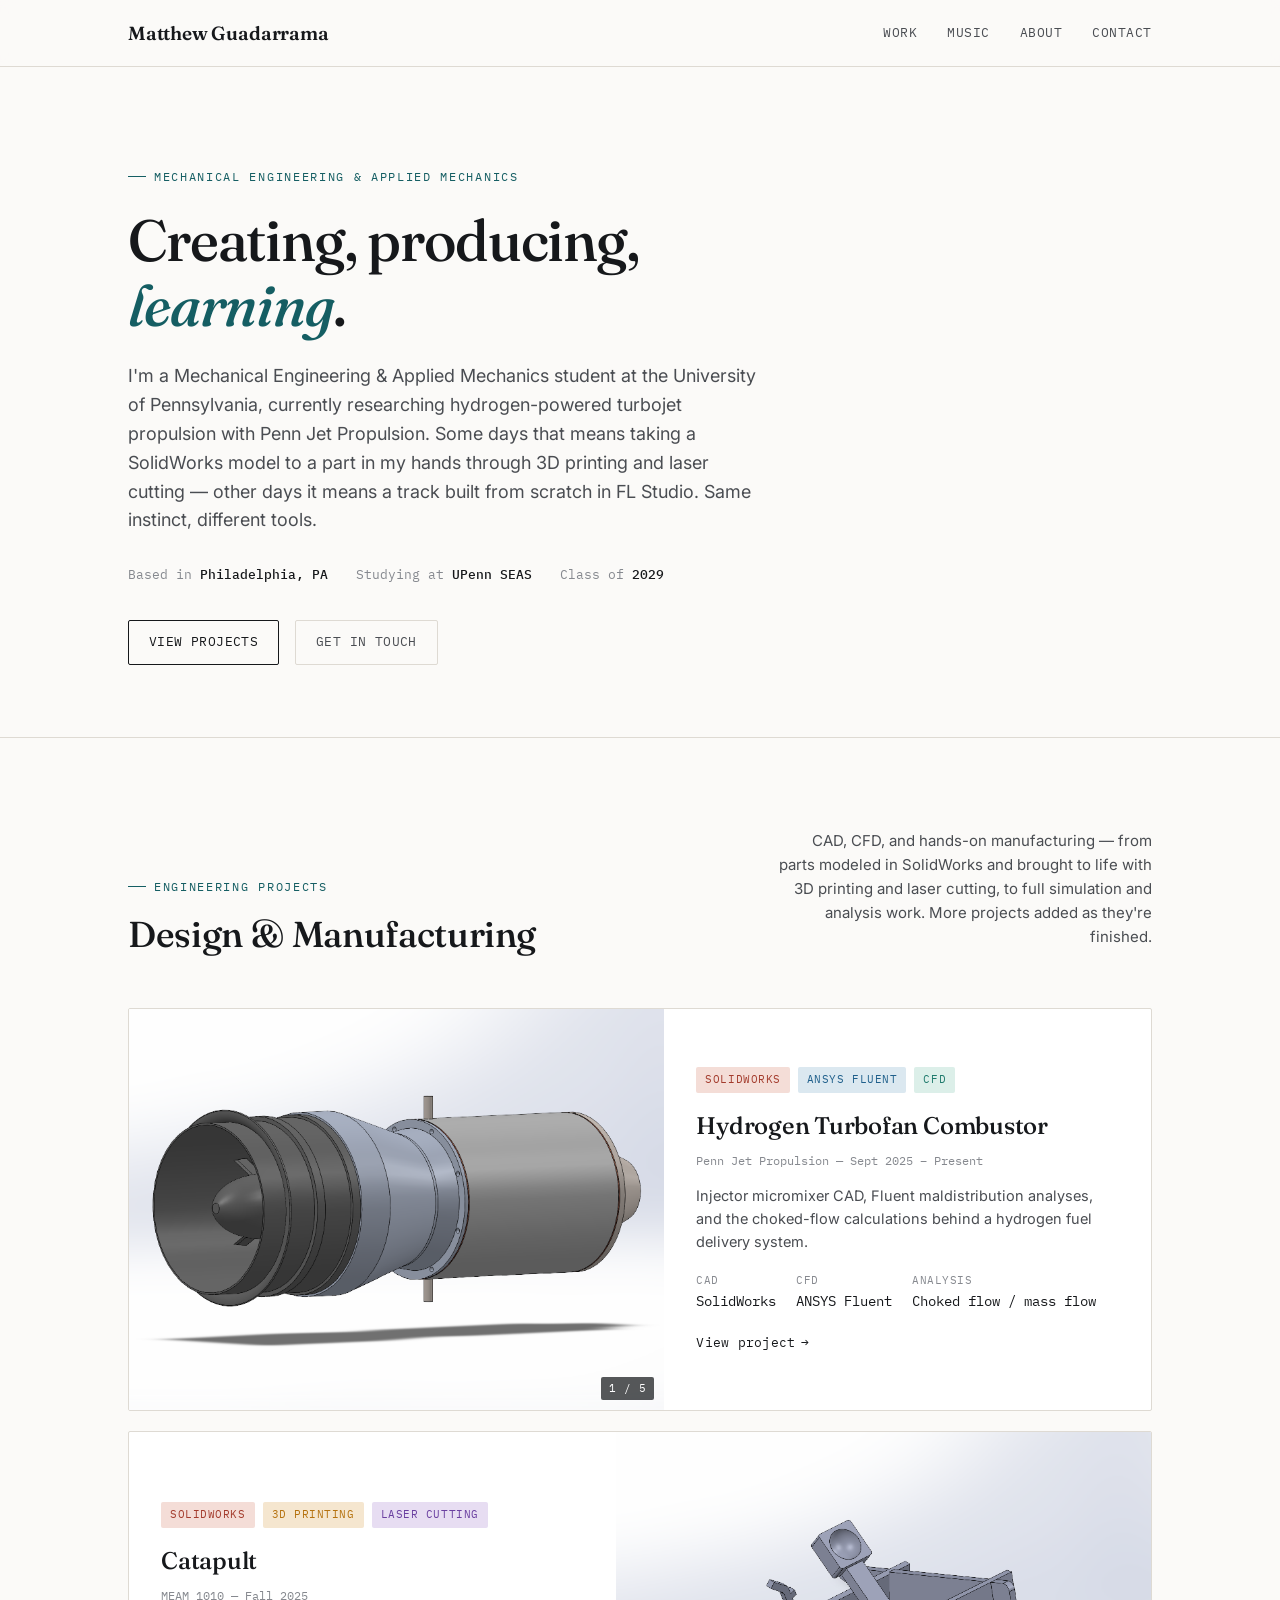
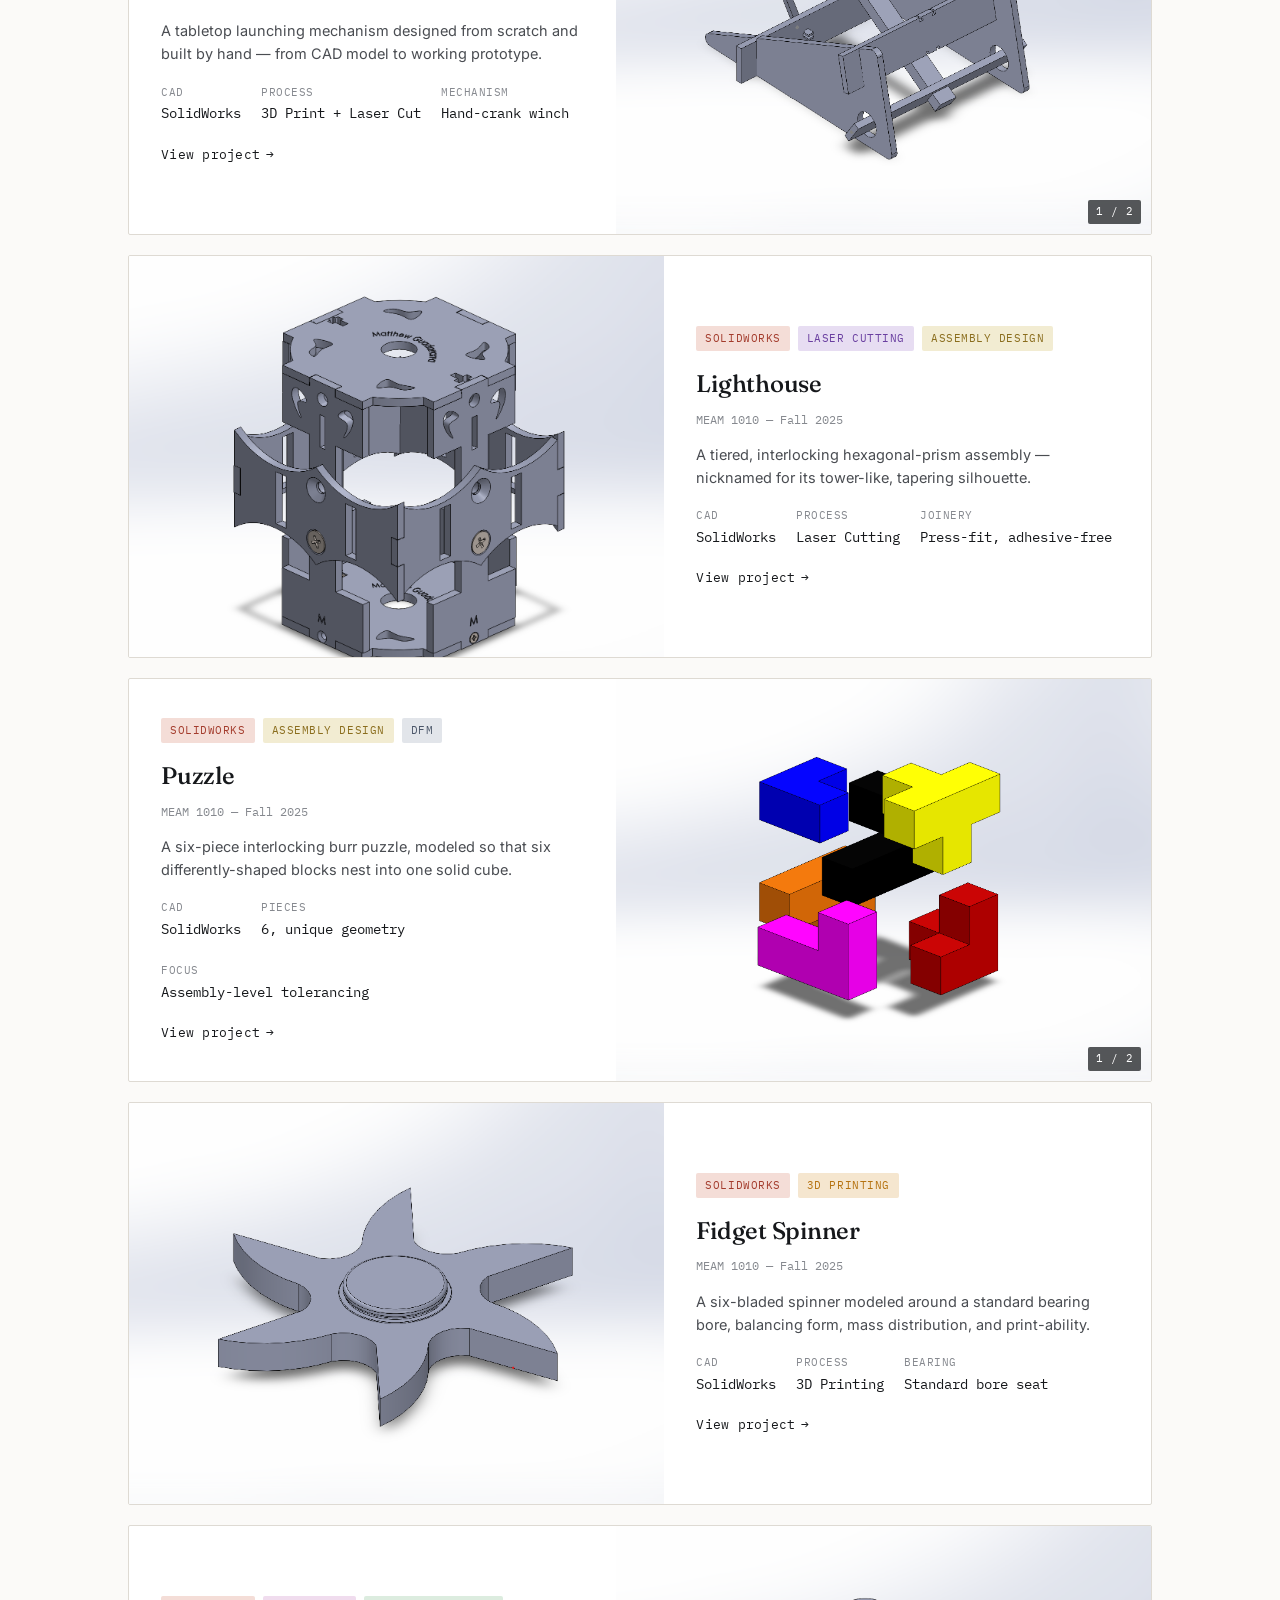
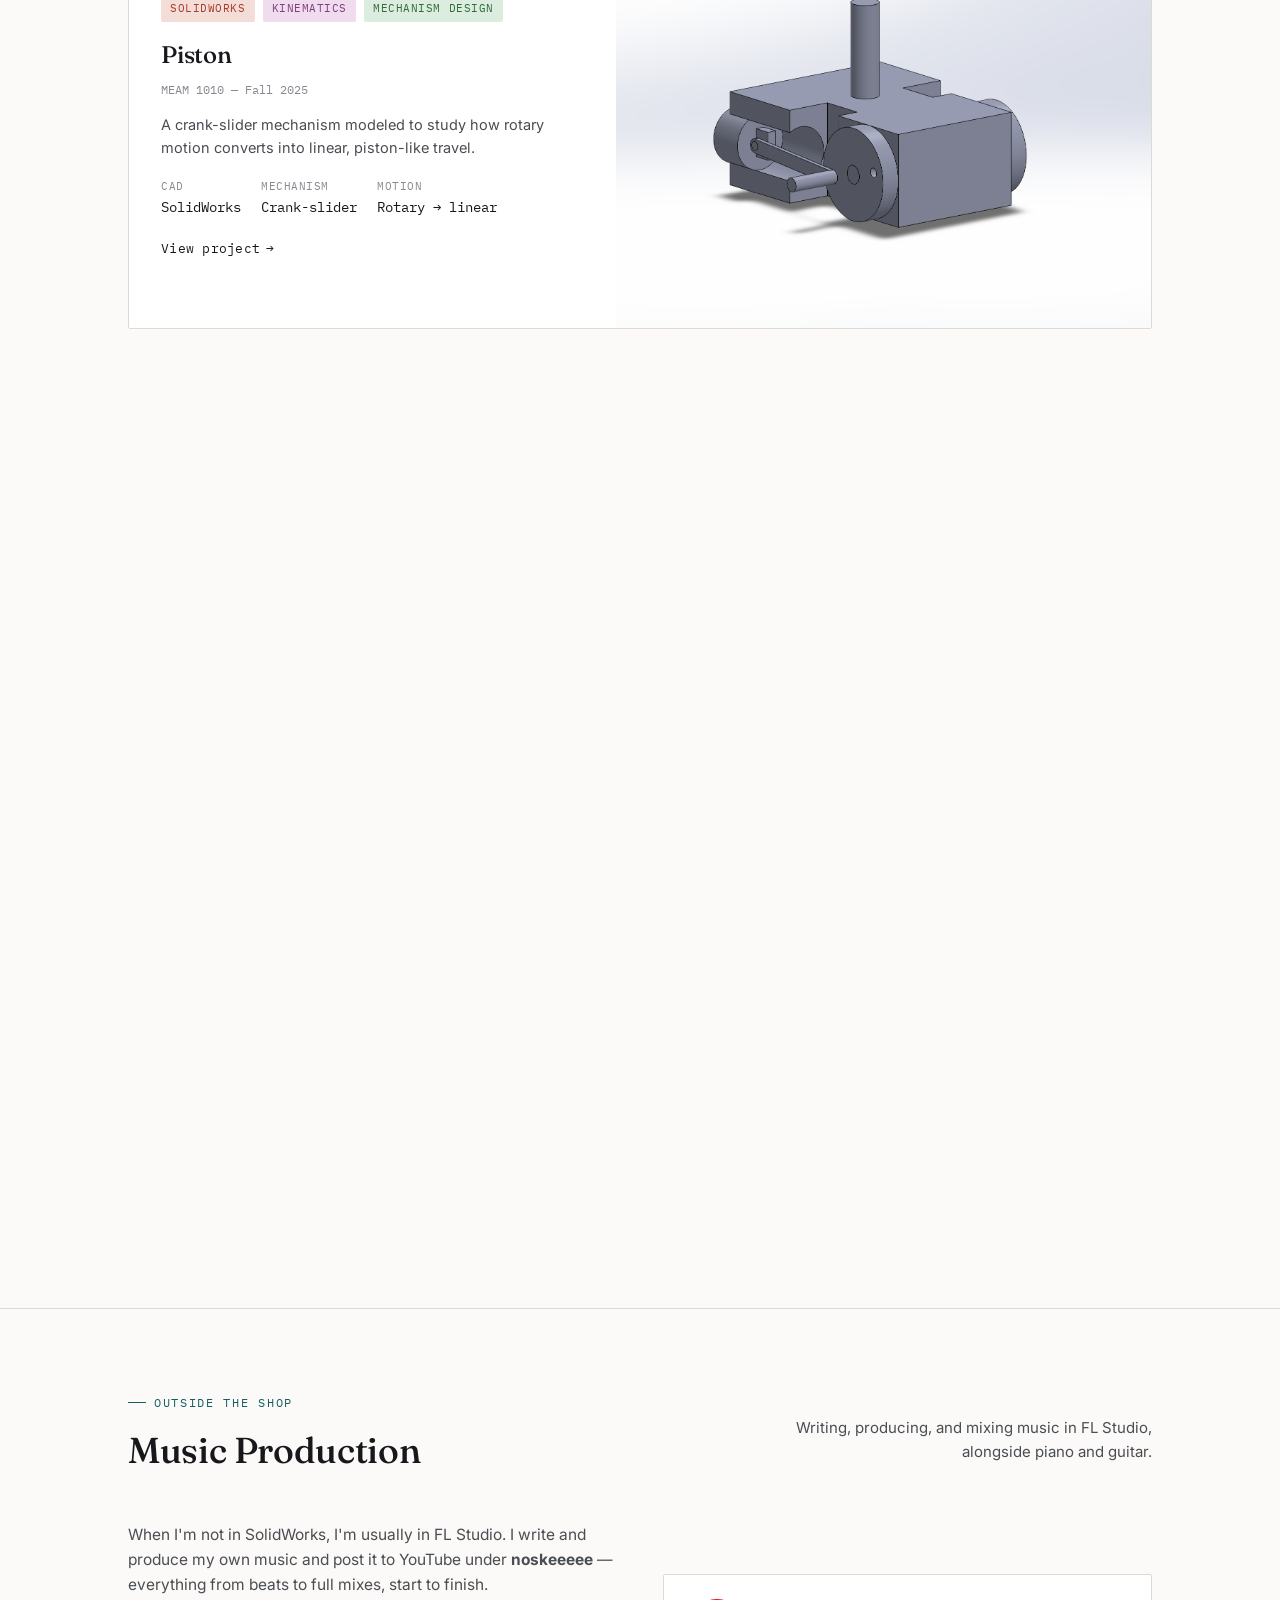
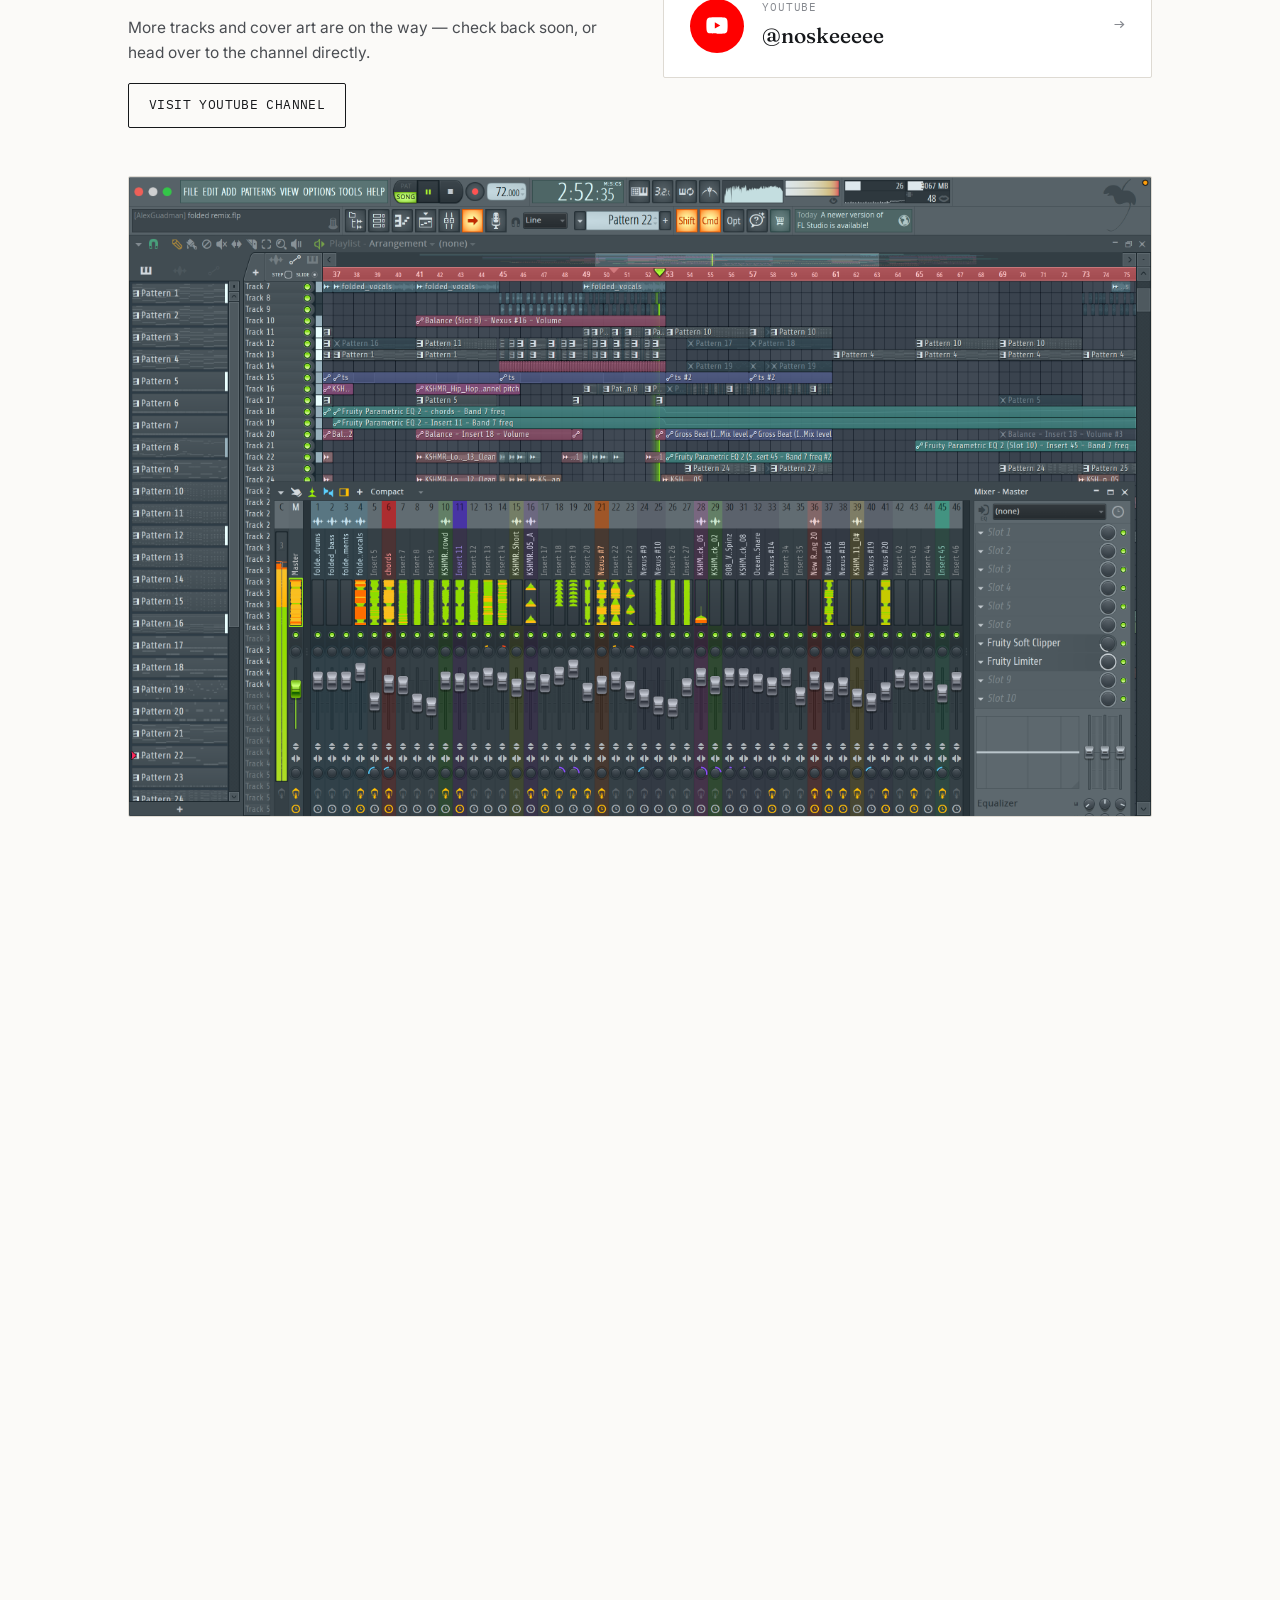
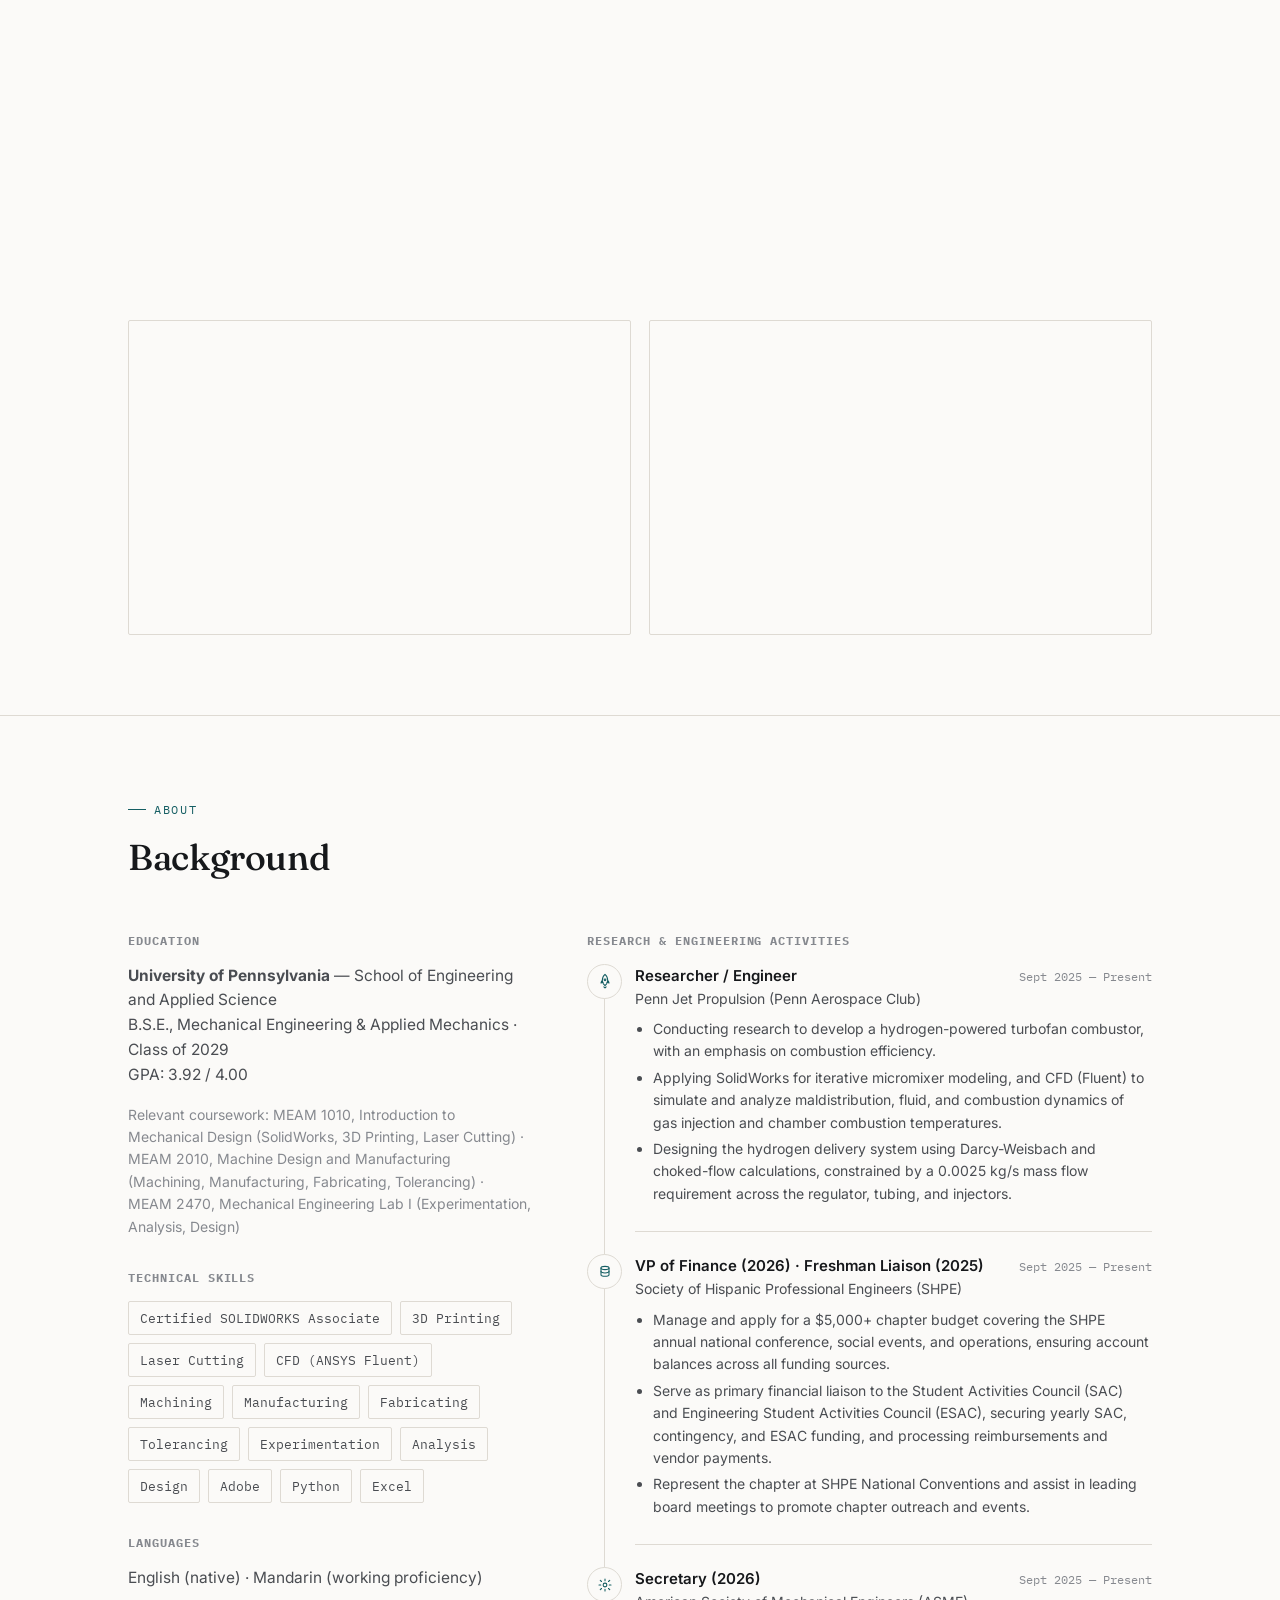
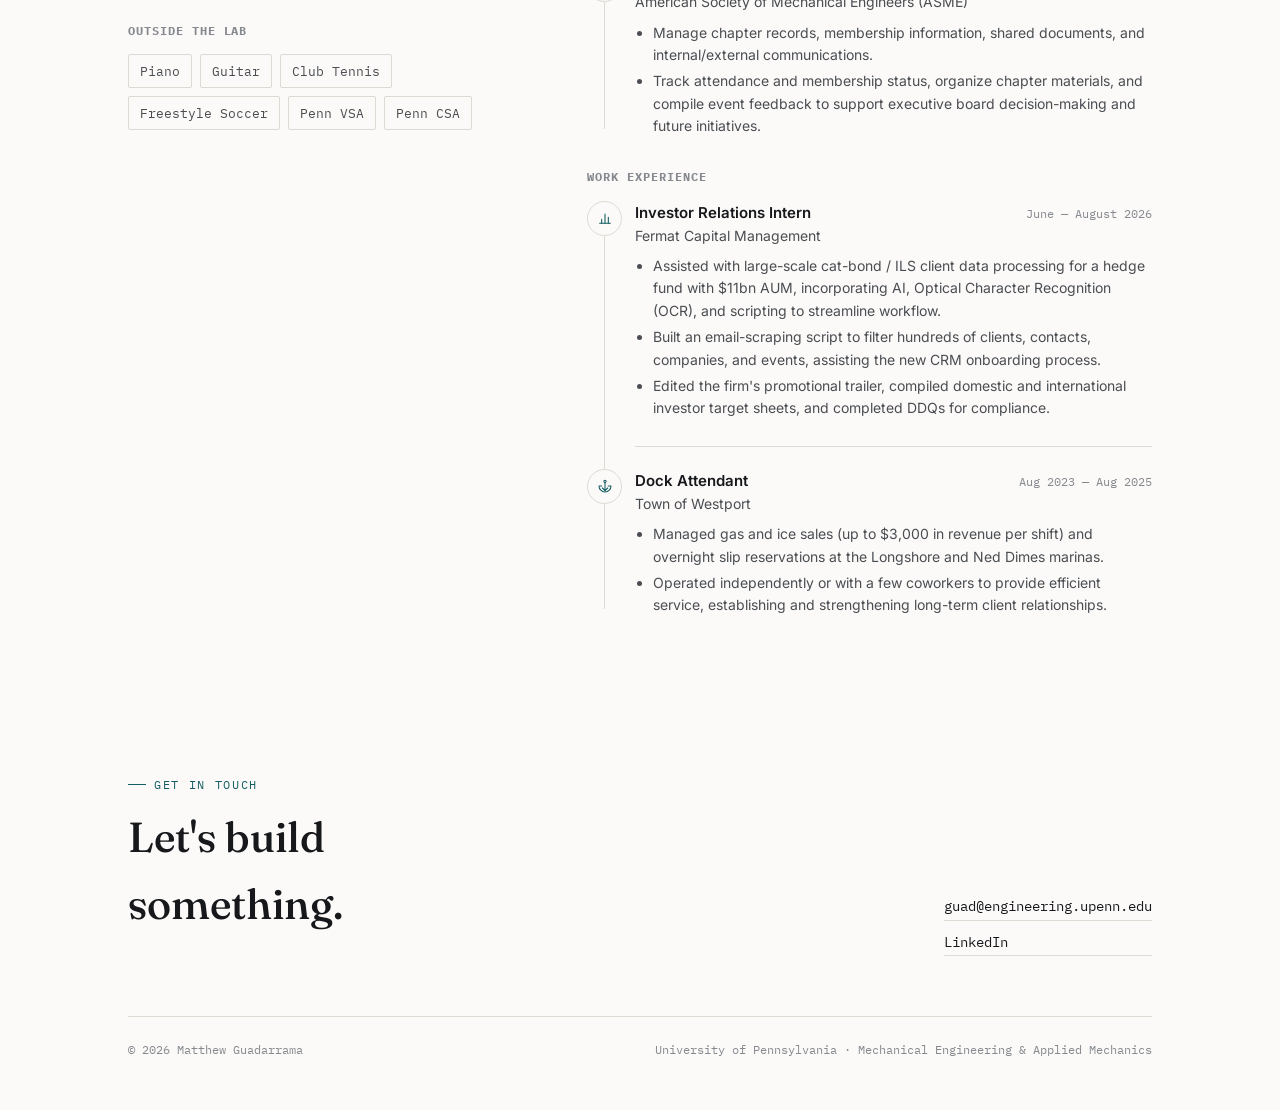
<file: index.html>
<!DOCTYPE html>
<html lang="en">
<head>
<meta charset="UTF-8">
<meta name="viewport" content="width=device-width, initial-scale=1.0">
<title>Matthew Guadarrama — Things I've Made</title>
<meta name="description" content="Portfolio of Matthew Guadarrama — mechanical engineering projects and music production. Mechanical Engineering &amp; Applied Mechanics student at the University of Pennsylvania.">
<link rel="icon" href="data:image/svg+xml,%3Csvg xmlns='http://www.w3.org/2000/svg' viewBox='0 0 100 100'%3E%3Crect width='100' height='100' fill='%2316181b'/%3E%3Ctext x='50' y='68' font-family='Georgia,serif' font-size='58' fill='%23fbfaf8' text-anchor='middle'%3EM%3C/text%3E%3C/svg%3E">

<link rel="preconnect" href="https://fonts.googleapis.com">
<link rel="preconnect" href="https://fonts.gstatic.com" crossorigin>
<link href="https://fonts.googleapis.com/css2?family=Fraunces:ital,opsz,wght@0,9..144,400;0,9..144,500;0,9..144,600;1,9..144,500&family=Inter:wght@400;500;600;700&family=IBM+Plex+Mono:wght@400;500&display=swap" rel="stylesheet">

<link rel="stylesheet" href="css/style.css">
</head>
<body class="intro-active">

<div id="intro-screen" aria-hidden="true">
  <div class="intro-frame">
    <span class="intro-name">Matthew Guadarrama</span>
    <div class="intro-gears">
      <svg class="gear gear-a" viewBox="0 0 100 100">
        <circle class="gear-rim" cx="50" cy="50" r="30"/>
        <rect class="gear-tooth" x="44" y="2" width="12" height="18" rx="2"/>
        <rect class="gear-tooth" x="44" y="2" width="12" height="18" rx="2" transform="rotate(45 50 50)"/>
        <rect class="gear-tooth" x="44" y="2" width="12" height="18" rx="2" transform="rotate(90 50 50)"/>
        <rect class="gear-tooth" x="44" y="2" width="12" height="18" rx="2" transform="rotate(135 50 50)"/>
        <rect class="gear-tooth" x="44" y="2" width="12" height="18" rx="2" transform="rotate(180 50 50)"/>
        <rect class="gear-tooth" x="44" y="2" width="12" height="18" rx="2" transform="rotate(225 50 50)"/>
        <rect class="gear-tooth" x="44" y="2" width="12" height="18" rx="2" transform="rotate(270 50 50)"/>
        <rect class="gear-tooth" x="44" y="2" width="12" height="18" rx="2" transform="rotate(315 50 50)"/>
        <circle class="gear-hole" cx="50" cy="50" r="12"/>
      </svg>
      <svg class="gear gear-b" viewBox="0 0 100 100">
        <circle class="gear-rim" cx="50" cy="50" r="30"/>
        <rect class="gear-tooth" x="44" y="2" width="12" height="18" rx="2"/>
        <rect class="gear-tooth" x="44" y="2" width="12" height="18" rx="2" transform="rotate(45 50 50)"/>
        <rect class="gear-tooth" x="44" y="2" width="12" height="18" rx="2" transform="rotate(90 50 50)"/>
        <rect class="gear-tooth" x="44" y="2" width="12" height="18" rx="2" transform="rotate(135 50 50)"/>
        <rect class="gear-tooth" x="44" y="2" width="12" height="18" rx="2" transform="rotate(180 50 50)"/>
        <rect class="gear-tooth" x="44" y="2" width="12" height="18" rx="2" transform="rotate(225 50 50)"/>
        <rect class="gear-tooth" x="44" y="2" width="12" height="18" rx="2" transform="rotate(270 50 50)"/>
        <rect class="gear-tooth" x="44" y="2" width="12" height="18" rx="2" transform="rotate(315 50 50)"/>
        <circle class="gear-hole" cx="50" cy="50" r="12"/>
      </svg>
    </div>
  </div>
</div>
<noscript><style>
  #intro-screen{display:none!important;}
  body.intro-active{overflow:auto!important;}
  .reveal{opacity:1!important;transform:none!important;}
  .reveal-wipe{clip-path:none!important;}
</style></noscript>

<header>
  <div id="scroll-progress"></div>
  <nav class="nav" id="main-nav">
    <a href="#top" class="nav-name">Matthew Guadarrama</a>
    <ul class="nav-links">
      <li><a href="#work">Work</a></li>
      <li><a href="#music">Music</a></li>
      <li><a href="#about">About</a></li>
      <li><a href="#contact">Contact</a></li>
    </ul>
    <button class="nav-toggle" id="nav-toggle">Menu</button>
  </nav>
</header>

<main id="top">

  <!-- ================= HERO ================= -->
  <section class="hero">
    <div class="wrap reveal">
      <span class="eyebrow">Mechanical Engineering &amp; Applied Mechanics</span>
      <h1>Creating, producing, <em>learning</em>.</h1>
      <p class="lede">
        I'm a Mechanical Engineering &amp; Applied Mechanics student at the University of Pennsylvania, currently
        researching hydrogen-powered turbojet propulsion with Penn Jet Propulsion. Some days that means taking a
        SolidWorks model to a part in my hands through 3D printing and laser cutting — other days it means a
        track built from scratch in FL Studio. Same instinct, different tools.
      </p>
      <div class="hero-meta">
        <span>Based in <strong>Philadelphia, PA</strong></span>
        <span>Studying at <strong>UPenn SEAS</strong></span>
        <span>Class of <strong>2029</strong></span>
      </div>
      <div class="hero-links">
        <a href="#work" class="btn">View Projects</a>
        <a href="mailto:guad@engineering.upenn.edu" class="btn ghost">Get in Touch</a>
      </div>
    </div>
  </section>

  <!-- ================= WORK / PROJECTS ================= -->
  <section id="work">
    <div class="wrap">
      <div class="section-head reveal">
        <div>
          <span class="eyebrow">Engineering Projects</span>
          <h2>Design &amp; Manufacturing</h2>
        </div>
        <p class="section-desc">
          CAD, CFD, and hands-on manufacturing — from parts modeled in SolidWorks and brought to life with 3D printing
          and laser cutting, to full simulation and analysis work. More projects added as they're finished.
        </p>
      </div>

      <div class="project-list" id="project-list"><!-- rendered by js/main.js from js/projects-data.js --></div>
    </div>
  </section>

  <!-- ================= MUSIC ================= -->
  <section id="music">
    <div class="wrap">
      <div class="section-head reveal">
        <div>
          <span class="eyebrow">Outside the Shop</span>
          <h2>Music Production</h2>
        </div>
        <p class="section-desc">
          Writing, producing, and mixing music in FL Studio, alongside piano and guitar.
        </p>
      </div>

      <div class="music-hero">
        <div class="reveal">
          <p>
            When I'm not in SolidWorks, I'm usually in FL Studio. I write and produce my own music and post it
            to YouTube under <strong>noskeeeee</strong> — everything from beats to full mixes, start to finish.
          </p>
          <p>
            More tracks and cover art are on the way — check back soon, or head over to the channel directly.
          </p>
          <a href="https://www.youtube.com/@noskeeeee" target="_blank" rel="noopener" class="btn">Visit YouTube Channel</a>
        </div>
        <a href="https://www.youtube.com/@noskeeeee" target="_blank" rel="noopener" class="yt-card reveal" aria-label="noskeeeee on YouTube">
          <span class="yt-card-icon" aria-hidden="true">
            <svg width="26" height="26" viewBox="0 0 24 24" xmlns="http://www.w3.org/2000/svg">
              <path d="M21.6 7.2s-.2-1.5-.85-2.1c-.8-.85-1.7-.85-2.1-.9C15.8 4 12 4 12 4h0s-3.8 0-6.65.2c-.4.05-1.3.05-2.1.9C2.6 5.7 2.4 7.2 2.4 7.2S2.2 8.95 2.2 10.7v1.6c0 1.75.2 3.5.2 3.5s.2 1.5.85 2.1c.8.85 1.85.82 2.3.9C7.15 19 12 19.05 12 19.05s3.8 0 6.65-.2c.4-.05 1.3-.05 2.1-.9.65-.6.85-2.1.85-2.1s.2-1.75.2-3.5v-1.6c0-1.75-.2-3.5-.2-3.5z" fill="#fff"/>
              <path d="M10 8.6l5 2.9-5 2.9z" fill="#FF0000"/>
            </svg>
          </span>
          <span class="yt-card-text">
            <span class="yt-card-label">YouTube</span>
            <span class="yt-card-handle">@noskeeeee</span>
          </span>
          <span class="yt-card-arrow" aria-hidden="true">→</span>
        </a>
      </div>

      <figure class="music-break">
        <img class="reveal-wipe" src="assets/images/studio/folded-mixer.png" alt="FL Studio mixer view from the Folded remix session">
      </figure>

      <div class="music-sub-head reveal">
        <span class="eyebrow">Work in Progress</span>
        <h3>Demos &amp; Unreleased Remixes</h3>
        <p>Rough mixes and works-in-progress, streamable or downloadable straight from here.</p>
      </div>
      <div class="track-list" id="track-list"><!-- rendered by js/main.js from js/music-data.js --></div>

      <div class="music-break-duo">
        <figure><img class="reveal-wipe" src="assets/images/studio/talking-body-vital.png" alt="Sound design in Vital for the Talking Body remix"></figure>
        <figure><img class="reveal-wipe" src="assets/images/studio/folded-playlist-zoom.png" alt="FL Studio playlist detail from the Folded remix session"></figure>
      </div>
    </div>
  </section>

  <!-- ================= ABOUT ================= -->
  <section id="about">
    <div class="wrap">
      <div class="section-head reveal">
        <div>
          <span class="eyebrow">About</span>
          <h2>Background</h2>
        </div>
      </div>

      <div class="about-grid">
        <div>
          <div class="about-block reveal">
            <h4>Education</h4>
            <p>
              <strong>University of Pennsylvania</strong> — School of Engineering and Applied Science<br>
              B.S.E., Mechanical Engineering &amp; Applied Mechanics · Class of 2029<br>
              GPA: 3.92 / 4.00
            </p>
            <p style="font-size:14px; color:var(--ink-faint);">
              Relevant coursework: MEAM 1010, Introduction to Mechanical Design (SolidWorks, 3D Printing, Laser Cutting) ·
              MEAM 2010, Machine Design and Manufacturing (Machining, Manufacturing, Fabricating, Tolerancing) ·
              MEAM 2470, Mechanical Engineering Lab I (Experimentation, Analysis, Design)
            </p>
          </div>

          <div class="about-block reveal">
            <h4>Technical Skills</h4>
            <div class="pill-list">
              <span class="pill">Certified SOLIDWORKS Associate</span>
              <span class="pill">3D Printing</span>
              <span class="pill">Laser Cutting</span>
              <span class="pill">CFD (ANSYS Fluent)</span>
              <span class="pill">Machining</span>
              <span class="pill">Manufacturing</span>
              <span class="pill">Fabricating</span>
              <span class="pill">Tolerancing</span>
              <span class="pill">Experimentation</span>
              <span class="pill">Analysis</span>
              <span class="pill">Design</span>
              <span class="pill">Adobe</span>
              <span class="pill">Python</span>
              <span class="pill">Excel</span>
            </div>
          </div>

          <div class="about-block reveal">
            <h4>Languages</h4>
            <p style="margin:0;">English (native) · Mandarin (working proficiency)</p>
          </div>

          <div class="about-block reveal">
            <h4>Outside the Lab</h4>
            <div class="pill-list">
              <span class="pill">Piano</span>
              <span class="pill">Guitar</span>
              <span class="pill">Club Tennis</span>
              <span class="pill">Freestyle Soccer</span>
              <span class="pill">Penn VSA</span>
              <span class="pill">Penn CSA</span>
            </div>
          </div>
        </div>

        <div>
          <div class="about-block reveal">
            <h4>Research &amp; Engineering Activities</h4>

            <div class="timeline">
              <div class="timeline-item reveal">
                <span class="icon-badge" aria-hidden="true">
                  <svg viewBox="0 0 24 24" fill="none" stroke="currentColor" stroke-width="1.6" stroke-linecap="round" stroke-linejoin="round"><path d="M12 2c2.5 2 4 5.5 4 9 0 2-.7 3.8-1.6 5.2L12 19l-2.4-2.8C8.7 14.8 8 13 8 11c0-3.5 1.5-7 4-9z"/><path d="M9 14l-3 1 1-3M15 14l3 1-1-3M10.3 20.7L12 22.5l1.7-1.8"/><circle cx="12" cy="10.2" r="1.3"/></svg>
                </span>
                <div class="row">
                  <div>
                    <div class="role">Researcher / Engineer</div>
                    <div class="org">Penn Jet Propulsion (Penn Aerospace Club)</div>
                  </div>
                  <div class="when">Sept 2025 — Present</div>
                </div>
                <ul>
                  <li>Conducting research to develop a hydrogen-powered turbofan combustor, with an emphasis on combustion efficiency.</li>
                  <li>Applying SolidWorks for iterative micromixer modeling, and CFD (Fluent) to simulate and analyze maldistribution, fluid, and combustion dynamics of gas injection and chamber combustion temperatures.</li>
                  <li>Designing the hydrogen delivery system using Darcy-Weisbach and choked-flow calculations, constrained by a 0.0025 kg/s mass flow requirement across the regulator, tubing, and injectors.</li>
                </ul>
              </div>

              <div class="timeline-item reveal">
                <span class="icon-badge" aria-hidden="true">
                  <svg viewBox="0 0 24 24" fill="none" stroke="currentColor" stroke-width="1.6" stroke-linecap="round" stroke-linejoin="round"><ellipse cx="12" cy="6" rx="6" ry="2.4"/><path d="M6 6v5c0 1.3 2.7 2.4 6 2.4s6-1.1 6-2.4V6"/><path d="M6 11v5c0 1.3 2.7 2.4 6 2.4s6-1.1 6-2.4v-5"/></svg>
                </span>
                <div class="row">
                  <div>
                    <div class="role">VP of Finance (2026) · Freshman Liaison (2025)</div>
                    <div class="org">Society of Hispanic Professional Engineers (SHPE)</div>
                  </div>
                  <div class="when">Sept 2025 — Present</div>
                </div>
                <ul>
                  <li>Manage and apply for a $5,000+ chapter budget covering the SHPE annual national conference, social events, and operations, ensuring account balances across all funding sources.</li>
                  <li>Serve as primary financial liaison to the Student Activities Council (SAC) and Engineering Student Activities Council (ESAC), securing yearly SAC, contingency, and ESAC funding, and processing reimbursements and vendor payments.</li>
                  <li>Represent the chapter at SHPE National Conventions and assist in leading board meetings to promote chapter outreach and events.</li>
                </ul>
              </div>

              <div class="timeline-item reveal">
                <span class="icon-badge" aria-hidden="true">
                  <svg viewBox="0 0 24 24" fill="none" stroke="currentColor" stroke-width="1.6" stroke-linecap="round" stroke-linejoin="round"><circle cx="12" cy="12" r="2.8"/><path d="M12 3v2.6M12 18.4V21M4.9 4.9l1.85 1.85M17.25 17.25l1.85 1.85M3 12h2.6M18.4 12H21M4.9 19.1l1.85-1.85M17.25 6.75l1.85-1.85"/></svg>
                </span>
                <div class="row">
                  <div>
                    <div class="role">Secretary (2026)</div>
                    <div class="org">American Society of Mechanical Engineers (ASME)</div>
                  </div>
                  <div class="when">Sept 2025 — Present</div>
                </div>
                <ul>
                  <li>Manage chapter records, membership information, shared documents, and internal/external communications.</li>
                  <li>Track attendance and membership status, organize chapter materials, and compile event feedback to support executive board decision-making and future initiatives.</li>
                </ul>
              </div>
            </div>
          </div>

          <div class="about-block reveal">
            <h4>Work Experience</h4>

            <div class="timeline">
              <div class="timeline-item reveal">
                <span class="icon-badge" aria-hidden="true">
                  <svg viewBox="0 0 24 24" fill="none" stroke="currentColor" stroke-width="1.6" stroke-linecap="round" stroke-linejoin="round"><path d="M4 20h16"/><path d="M7 20v-6M12 20V6M17 20v-9"/></svg>
                </span>
                <div class="row">
                  <div>
                    <div class="role">Investor Relations Intern</div>
                    <div class="org">Fermat Capital Management</div>
                  </div>
                  <div class="when">June — August 2026</div>
                </div>
                <ul>
                  <li>Assisted with large-scale cat-bond / ILS client data processing for a hedge fund with $11bn AUM, incorporating AI, Optical Character Recognition (OCR), and scripting to streamline workflow.</li>
                  <li>Built an email-scraping script to filter hundreds of clients, contacts, companies, and events, assisting the new CRM onboarding process.</li>
                  <li>Edited the firm's promotional trailer, compiled domestic and international investor target sheets, and completed DDQs for compliance.</li>
                </ul>
              </div>

              <div class="timeline-item reveal">
                <span class="icon-badge" aria-hidden="true">
                  <svg viewBox="0 0 24 24" fill="none" stroke="currentColor" stroke-width="1.6" stroke-linecap="round" stroke-linejoin="round"><circle cx="12" cy="5" r="1.7"/><path d="M12 6.7V19M7 12H3a9 9 0 0018 0h-4M8 15l4 4 4-4"/></svg>
                </span>
                <div class="row">
                  <div>
                    <div class="role">Dock Attendant</div>
                    <div class="org">Town of Westport</div>
                  </div>
                  <div class="when">Aug 2023 — Aug 2025</div>
                </div>
                <ul>
                  <li>Managed gas and ice sales (up to $3,000 in revenue per shift) and overnight slip reservations at the Longshore and Ned Dimes marinas.</li>
                  <li>Operated independently or with a few coworkers to provide efficient service, establishing and strengthening long-term client relationships.</li>
                </ul>
              </div>
            </div>
          </div>
        </div>
      </div>
    </div>
  </section>

  <!-- ================= CONTACT ================= -->
  <footer id="contact">
    <div class="wrap">
      <div class="contact-grid">
        <div class="reveal">
          <span class="eyebrow">Get in Touch</span>
          <h2>Let's build<br>something.</h2>
        </div>
        <div class="contact-links reveal">
          <a href="mailto:guad@engineering.upenn.edu">guad@engineering.upenn.edu</a>
          <a href="https://www.linkedin.com/in/matthew-guadarrama" target="_blank" rel="noopener">LinkedIn</a>
        </div>
      </div>
      <div class="foot-bottom">
        <span>© <span id="year"></span> Matthew Guadarrama</span>
        <span>University of Pennsylvania · Mechanical Engineering &amp; Applied Mechanics</span>
      </div>
    </div>
  </footer>

</main>

<!-- ================= PROJECT MODAL ================= -->
<div class="modal-overlay" id="modal-overlay">
  <div class="modal">
    <button class="modal-close" id="modal-close" aria-label="Close">✕</button>
    <div class="modal-gallery" id="modal-gallery"></div>
    <div class="modal-body" id="modal-body"></div>
  </div>
</div>

<script src="js/projects-data.js"></script>
<script src="js/music-data.js"></script>
<script src="js/main.js"></script>
</body>
</html>
</file>
<file: css/style.css>
/* ============================================================
   Matthew Guadarrama — Portfolio
   ============================================================ */

:root {
  --bg: #fbfaf8;
  --bg-alt: #f2f0ec;
  --ink: #16181b;
  --ink-soft: #4a4d52;
  --ink-faint: #86898f;
  --line: #dedad3;
  --accent: #155e63;
  --accent-soft: #d8e9e9;
  --card-bg: #ffffff;
  --radius: 2px;
  --serif: "Fraunces", Georgia, "Times New Roman", serif;
  --sans: "Inter", -apple-system, BlinkMacSystemFont, "Segoe UI", sans-serif;
  --mono: "IBM Plex Mono", "SFMono-Regular", Menlo, monospace;
  --max: 1080px;
}

* { box-sizing: border-box; }

html { scroll-behavior: smooth; }

body.intro-active { overflow: hidden; }

/* ---------------- Intro / title screen ---------------- */

#intro-screen {
  position: fixed;
  inset: 0;
  z-index: 300;
  background: var(--ink);
  display: flex;
  align-items: center;
  justify-content: center;
  overflow: hidden;
  transition: opacity 0.6s ease, visibility 0.6s;
}
#intro-screen.hide {
  opacity: 0;
  visibility: hidden;
  pointer-events: none;
}

.intro-frame {
  position: relative;
  display: flex;
  flex-direction: column;
  align-items: center;
  gap: 22px;
  padding: 34px 56px;
}

.intro-name {
  position: relative;
  font-family: var(--serif);
  font-size: clamp(26px, 5vw, 50px);
  font-weight: 500;
  letter-spacing: -0.01em;
  color: var(--bg);
  white-space: nowrap;
  opacity: 0;
  transform: translateY(10px);
  animation: introNameIn 0.6s cubic-bezier(.22,.61,.36,1) 0.2s forwards;
}

@keyframes introNameIn { to { opacity: 1; transform: translateY(0); } }

/* Turning-gears loading indicator */
.intro-gears {
  display: flex;
  align-items: center;
  justify-content: center;
  height: 34px;
  opacity: 0;
  animation: introGearsIn 0.5s ease 0.5s forwards;
}
@keyframes introGearsIn { to { opacity: 1; } }

.gear {
  color: var(--ink-faint);
  animation: gearSpin 2.2s linear infinite;
}
.gear-rim, .gear-tooth { fill: currentColor; }
.gear-hole { fill: var(--ink); }

.gear-a { width: 34px; height: 34px; }
.gear-b {
  width: 22px;
  height: 22px;
  margin-left: -8px;
  margin-top: 12px;
  animation-name: gearSpinReverse;
  animation-duration: 1.5s;
}

@keyframes gearSpin { to { transform: rotate(360deg); } }
@keyframes gearSpinReverse { to { transform: rotate(-360deg); } }

/* ---------------- Scroll progress bar ---------------- */

#scroll-progress {
  position: absolute;
  top: 0;
  left: 0;
  height: 3px;
  width: 0%;
  background: var(--accent);
  z-index: 5;
}

/* ---------------- Scroll reveal ---------------- */

.reveal {
  opacity: 0;
  transform: translateY(26px);
  transition: opacity 0.7s cubic-bezier(.22,.61,.36,1), transform 0.7s cubic-bezier(.22,.61,.36,1);
}
.reveal.in-view {
  opacity: 1;
  transform: translateY(0);
}

.reveal-wipe {
  clip-path: inset(0 0 100% 0);
  transition: clip-path 0.9s cubic-bezier(.22,.61,.36,1);
}
.reveal-wipe.in-view {
  clip-path: inset(0 0 0% 0);
}

.timeline .timeline-item:nth-child(1) { transition-delay: 0ms; }
.timeline .timeline-item:nth-child(2) { transition-delay: 80ms; }
.timeline .timeline-item:nth-child(3) { transition-delay: 160ms; }
.timeline .timeline-item:nth-child(4) { transition-delay: 240ms; }
.timeline .timeline-item:nth-child(5) { transition-delay: 320ms; }

.about-grid .about-block:nth-child(1) { transition-delay: 0ms; }
.about-grid .about-block:nth-child(2) { transition-delay: 90ms; }
.about-grid .about-block:nth-child(3) { transition-delay: 180ms; }
.about-grid .about-block:nth-child(4) { transition-delay: 270ms; }

.music-hero > *:nth-child(1) { transition-delay: 0ms; }
.music-hero > *:nth-child(2) { transition-delay: 120ms; }

.music-break-duo figure:nth-child(1) .reveal-wipe { transition-delay: 0ms; }
.music-break-duo figure:nth-child(2) .reveal-wipe { transition-delay: 120ms; }

.contact-grid > *:nth-child(1) { transition-delay: 0ms; }
.contact-grid > *:nth-child(2) { transition-delay: 100ms; }

/* Eyebrow underline draws in once its section reveals */
.eyebrow::before {
  transform: scaleX(0);
  transform-origin: left;
  transition: transform 0.5s cubic-bezier(.22,.61,.36,1) 0.2s;
}
.reveal.in-view .eyebrow::before {
  transform: scaleX(1);
}

@media (prefers-reduced-motion: reduce) {
  #intro-screen { transition: none; }
  .intro-name { animation: none; opacity: 1; transform: none; }
  .intro-gears { animation: none; opacity: 1; }
  .gear { animation: none; }
  .reveal { opacity: 1; transform: none; transition: none; }
  .reveal-wipe { clip-path: inset(0); transition: none; }
  .eyebrow::before { transform: scaleX(1); transition: none; }
}

body {
  margin: 0;
  background: var(--bg);
  color: var(--ink);
  font-family: var(--sans);
  font-size: 16px;
  line-height: 1.6;
  -webkit-font-smoothing: antialiased;
}

img { max-width: 100%; display: block; }

a {
  color: inherit;
  text-decoration: none;
}

.wrap {
  max-width: var(--max);
  margin: 0 auto;
  padding: 0 28px;
}

.eyebrow {
  font-family: var(--mono);
  font-size: 12px;
  letter-spacing: 0.14em;
  text-transform: uppercase;
  color: var(--accent);
  display: inline-flex;
  align-items: center;
  gap: 8px;
}
.eyebrow::before {
  content: "";
  width: 18px;
  height: 1px;
  background: var(--accent);
  display: inline-block;
}

/* ---------------- Header ---------------- */

header {
  position: sticky;
  top: 0;
  z-index: 50;
  background: rgba(251, 250, 248, 0.86);
  backdrop-filter: blur(8px);
  border-bottom: 1px solid var(--line);
  box-shadow: 0 0 0 rgba(22, 24, 27, 0);
  transition: box-shadow 0.25s ease;
}
header.scrolled {
  box-shadow: 0 8px 24px rgba(22, 24, 27, 0.06);
}

.nav {
  display: flex;
  align-items: center;
  justify-content: space-between;
  padding: 18px 28px;
  max-width: var(--max);
  margin: 0 auto;
}

.nav-name {
  font-family: var(--serif);
  font-weight: 600;
  font-size: 19px;
  letter-spacing: -0.01em;
}

.nav-links {
  display: flex;
  gap: 30px;
  list-style: none;
  margin: 0;
  padding: 0;
  font-family: var(--mono);
  font-size: 13px;
  letter-spacing: 0.04em;
  text-transform: uppercase;
}

.nav-links a {
  position: relative;
  color: var(--ink-soft);
  padding-bottom: 4px;
  transition: color 0.15s ease;
}
.nav-links a::after {
  content: "";
  position: absolute;
  left: 0;
  bottom: 0;
  width: 100%;
  height: 1px;
  background: var(--accent);
  transform: scaleX(0);
  transform-origin: right;
  transition: transform 0.3s cubic-bezier(.22,.61,.36,1);
}
.nav-links a:hover {
  color: var(--ink);
}
.nav-links a:hover::after {
  transform: scaleX(1);
  transform-origin: left;
}

.nav-toggle {
  display: none;
  background: none;
  border: 1px solid var(--line);
  border-radius: var(--radius);
  padding: 6px 10px;
  font-family: var(--mono);
  font-size: 12px;
  cursor: pointer;
}

/* ---------------- Hero ---------------- */

.hero {
  padding: 92px 0 72px;
  border-bottom: 1px solid var(--line);
}

.hero h1 {
  font-family: var(--serif);
  font-weight: 500;
  font-size: clamp(34px, 5.4vw, 58px);
  line-height: 1.12;
  letter-spacing: -0.02em;
  margin: 22px 0 24px;
  max-width: 15ch;
}

.hero h1 em {
  font-style: italic;
  color: var(--accent);
}

.hero p.lede {
  font-size: 18px;
  color: var(--ink-soft);
  max-width: 58ch;
  margin: 0 0 30px;
}

.hero-meta {
  display: flex;
  flex-wrap: wrap;
  gap: 10px 28px;
  font-family: var(--mono);
  font-size: 13px;
  color: var(--ink-faint);
}

.hero-meta span strong {
  color: var(--ink);
  font-weight: 500;
}

.hero-links {
  margin-top: 34px;
  display: flex;
  gap: 16px;
  flex-wrap: wrap;
}

.btn {
  display: inline-flex;
  align-items: center;
  gap: 8px;
  padding: 11px 20px;
  border: 1px solid var(--ink);
  border-radius: var(--radius);
  font-family: var(--mono);
  font-size: 13px;
  letter-spacing: 0.03em;
  text-transform: uppercase;
  transition: background 0.15s ease, color 0.15s ease;
}
.btn:hover { background: var(--ink); color: var(--bg); }

.btn.ghost {
  border-color: var(--line);
  color: var(--ink-soft);
}
.btn.ghost:hover { background: var(--ink); color: var(--bg); border-color: var(--ink); }

/* ---------------- Section headers ---------------- */

section { padding: 76px 0; border-bottom: 1px solid var(--line); }
section:last-of-type { border-bottom: none; }

.section-head {
  display: flex;
  justify-content: space-between;
  align-items: flex-end;
  gap: 24px;
  margin-bottom: 44px;
  flex-wrap: wrap;
}

.section-head h2 {
  font-family: var(--serif);
  font-size: clamp(26px, 3.4vw, 36px);
  font-weight: 500;
  letter-spacing: -0.01em;
  margin: 10px 0 0;
}

.section-head .section-desc {
  max-width: 42ch;
  color: var(--ink-soft);
  font-size: 15px;
  text-align: right;
}

/* ---------------- Project cards (featured) ---------------- */

.project-list {
  display: flex;
  flex-direction: column;
  gap: 20px;
}

.project-card {
  display: grid;
  grid-template-columns: 1.1fr 1fr;
  gap: 0;
  background: var(--card-bg);
  border: 1px solid var(--line);
  border-radius: var(--radius);
  overflow: hidden;
  cursor: pointer;
  transition: opacity 0.6s cubic-bezier(.22,.61,.36,1), transform 0.35s cubic-bezier(.22,.61,.36,1), border-color 0.18s ease, box-shadow 0.3s ease;
}
.project-card:hover {
  border-color: var(--ink);
  transform: translateY(-5px);
  box-shadow: 0 18px 36px rgba(22, 24, 27, 0.08);
}

.project-card.alt {
  grid-template-columns: 1fr 1.1fr;
}
.project-card.alt .thumb { order: 2; }
.project-card.alt .body { order: 1; }

.project-card .thumb {
  position: relative;
  background: var(--bg-alt);
  aspect-ratio: 4 / 3;
  overflow: hidden;
}
.project-card .thumb img {
  width: 100%;
  height: 100%;
  object-fit: cover;
  transition: transform 0.4s ease;
}
.project-card:hover .thumb img { transform: scale(1.035); }

.project-card .thumb.placeholder {
  display: flex;
  align-items: center;
  justify-content: center;
  font-family: var(--mono);
  font-size: 12px;
  color: var(--ink-faint);
  text-align: center;
  padding: 20px;
}

.project-card .thumb .count {
  position: absolute;
  bottom: 10px;
  right: 10px;
  background: rgba(22,24,27,0.72);
  color: #fff;
  font-family: var(--mono);
  font-size: 11px;
  padding: 3px 8px;
  border-radius: var(--radius);
  letter-spacing: 0.04em;
}

.project-card .body {
  padding: 30px 32px;
  display: flex;
  flex-direction: column;
  justify-content: center;
}

.project-tags {
  display: flex;
  gap: 8px;
  flex-wrap: wrap;
  margin-bottom: 14px;
}

.tag {
  font-family: var(--mono);
  font-size: 11px;
  letter-spacing: 0.05em;
  text-transform: uppercase;
  color: var(--accent);
  background: var(--accent-soft);
  padding: 4px 9px;
  border-radius: var(--radius);
}

.tag.status {
  color: #7a5c00;
  background: #f5e6b8;
}

/* Per-skill tag colors — keeps each tool/skill the same color everywhere it appears.
   Add a new rule here (keyed by the lowercase, hyphenated tag text) when a new tag
   is introduced in projects-data.js; unmatched tags fall back to the default .tag style above. */
.tag[data-tag="solidworks"]        { color: #a33b2c; background: #f4ddd7; }
.tag[data-tag="ansys-fluent"]      { color: #1f5f8b; background: #dbe8f0; }
.tag[data-tag="cfd"]               { color: #1f7a6c; background: #dcefe9; }
.tag[data-tag="3d-printing"]       { color: #b5720f; background: #f5e6cf; }
.tag[data-tag="laser-cutting"]     { color: #6a3fa0; background: #e7ddf2; }
.tag[data-tag="assembly-design"]   { color: #8a6d1d; background: #f2ecd2; }
.tag[data-tag="dfm"]               { color: #4a5568; background: #e2e5ea; }
.tag[data-tag="kinematics"]        { color: #7c3f7a; background: #f0dcee; }
.tag[data-tag="mechanism-design"]  { color: #2f6b3a; background: #dcecdf; }
.tag[data-tag="arduino"]           { color: #00767a; background: #d7eeee; }
.tag[data-tag="embedded-systems"]  { color: #2b3a67; background: #dde1ee; }
.tag[data-tag="product-design"]    { color: #a5406a; background: #f4dde6; }
.tag[data-tag="machining"]           { color: #9a4a1f; background: #f5ddc8; }
.tag[data-tag="manufacturing"]       { color: #2f5f7a; background: #dbe9f0; }
.tag[data-tag="fabricating"]         { color: #7a2f45; background: #f2dde3; }
.tag[data-tag="tolerancing"]         { color: #4f6b2f; background: #e5edd9; }

.project-card h3 {
  font-family: var(--serif);
  font-size: 24px;
  font-weight: 500;
  margin: 0 0 6px;
  letter-spacing: -0.01em;
}

.project-date {
  font-family: var(--mono);
  font-size: 12px;
  color: var(--ink-faint);
  margin-bottom: 14px;
}

.project-card p.desc {
  color: var(--ink-soft);
  font-size: 14.5px;
  margin: 0 0 18px;
}

.specs {
  display: flex;
  gap: 20px;
  flex-wrap: wrap;
  margin-bottom: 18px;
}
.specs .spec {
  font-family: var(--mono);
}
.specs .spec .k {
  display: block;
  font-size: 10.5px;
  color: var(--ink-faint);
  text-transform: uppercase;
  letter-spacing: 0.05em;
}
.specs .spec .v {
  font-size: 14px;
  color: var(--ink);
}

.read-more {
  font-family: var(--mono);
  font-size: 12.5px;
  color: var(--ink);
  letter-spacing: 0.02em;
  display: inline-flex;
  align-items: center;
  gap: 6px;
}
.read-more::after { content: "→"; transition: transform 0.15s ease; }
.project-card:hover .read-more::after { transform: translateX(4px); }

@media (max-width: 760px) {
  .project-card, .project-card.alt { grid-template-columns: 1fr; }
  .project-card.alt .thumb, .project-card.alt .body { order: initial; }
}

/* ---------------- Modal ---------------- */

.modal-overlay {
  position: fixed;
  inset: 0;
  background: rgba(15, 15, 15, 0.72);
  display: none;
  align-items: flex-start;
  justify-content: center;
  padding: 40px 20px;
  overflow-y: auto;
  z-index: 100;
}
.modal-overlay.open { display: flex; }

.modal {
  background: var(--bg);
  max-width: 780px;
  width: 100%;
  border-radius: var(--radius);
  margin: auto;
  position: relative;
  border: 1px solid var(--line);
}

.modal-close {
  position: absolute;
  top: 14px;
  right: 14px;
  background: var(--ink);
  color: var(--bg);
  border: none;
  width: 32px;
  height: 32px;
  border-radius: 50%;
  font-size: 16px;
  cursor: pointer;
  z-index: 5;
}

.modal-gallery {
  position: relative;
  background: var(--bg-alt);
  display: flex;
  align-items: center;
  justify-content: center;
}
.modal-gallery img {
  width: 100%;
  max-height: 62vh;
  object-fit: contain;
  display: block;
}
.modal-gallery .placeholder-img {
  width: 100%;
  aspect-ratio: 4/3;
  display: flex;
  align-items: center;
  justify-content: center;
  font-family: var(--mono);
  color: var(--ink-faint);
  font-size: 13px;
}

.modal-gallery .gnav {
  position: absolute;
  top: 50%;
  transform: translateY(-50%);
  background: rgba(255,255,255,0.85);
  border: 1px solid var(--line);
  width: 36px;
  height: 36px;
  border-radius: 50%;
  display: flex;
  align-items: center;
  justify-content: center;
  cursor: pointer;
  font-size: 15px;
}
.modal-gallery .gnav.prev { left: 14px; }
.modal-gallery .gnav.next { right: 14px; }
.modal-gallery .gdots {
  position: absolute;
  bottom: 12px;
  left: 50%;
  transform: translateX(-50%);
  display: flex;
  gap: 6px;
}
.modal-gallery .gdots span {
  width: 6px; height: 6px; border-radius: 50%;
  background: rgba(255,255,255,0.55);
}
.modal-gallery .gdots span.active { background: #fff; }

.modal-body { padding: 30px 34px 36px; }
.modal-body h3 {
  font-family: var(--serif);
  font-size: 28px;
  font-weight: 500;
  margin: 6px 0 4px;
}
.modal-body .project-date { margin-bottom: 16px; }
.modal-body .desc { color: var(--ink-soft); font-size: 15px; margin-bottom: 20px; }
.modal-body .specs { margin-bottom: 4px; }

/* ---------------- Manufacturing grid (secondary projects, if added later) ---------------- */

.grid-projects {
  display: grid;
  grid-template-columns: repeat(3, 1fr);
  gap: 18px;
}
@media (max-width: 860px) { .grid-projects { grid-template-columns: repeat(2, 1fr); } }
@media (max-width: 560px) { .grid-projects { grid-template-columns: 1fr; } }

/* ---------------- About ---------------- */

.about-grid {
  display: grid;
  grid-template-columns: 1fr 1.4fr;
  gap: 56px;
}
@media (max-width: 800px) { .about-grid { grid-template-columns: 1fr; gap: 36px; } }

.about-grid p { color: var(--ink-soft); margin: 0 0 16px; font-size: 15.5px; }

.about-block { margin-bottom: 30px; }
.about-block:last-child { margin-bottom: 0; }
.about-block h4 {
  font-family: var(--mono);
  font-size: 12px;
  letter-spacing: 0.08em;
  text-transform: uppercase;
  color: var(--ink-faint);
  margin: 0 0 14px;
}

.timeline {
  position: relative;
  padding-left: 48px;
}
.timeline::before {
  content: "";
  position: absolute;
  left: 17px;
  top: 8px;
  bottom: 8px;
  width: 1px;
  background: var(--line);
}

.icon-badge {
  position: absolute;
  left: -48px;
  top: 0;
  width: 35px;
  height: 35px;
  border-radius: 50%;
  background: var(--bg);
  border: 1px solid var(--line);
  display: flex;
  align-items: center;
  justify-content: center;
  color: var(--accent);
}
.icon-badge svg { width: 16px; height: 16px; }

.timeline-item {
  position: relative;
  padding-bottom: 22px;
  margin-bottom: 22px;
  border-bottom: 1px solid var(--line);
}
.timeline-item:last-child { border-bottom: none; margin-bottom: 0; padding-bottom: 0; }
.timeline-item .row {
  display: flex;
  justify-content: space-between;
  gap: 12px;
  align-items: baseline;
  flex-wrap: wrap;
}
.timeline-item .role { font-weight: 600; font-size: 15px; color: var(--ink); }
.timeline-item .org { color: var(--ink-soft); font-size: 14px; }
.timeline-item .when {
  font-family: var(--mono);
  font-size: 11.5px;
  color: var(--ink-faint);
  white-space: nowrap;
}
.timeline-item ul {
  margin: 8px 0 0;
  padding-left: 18px;
  color: var(--ink-soft);
  font-size: 14px;
}
.timeline-item li { margin-bottom: 4px; }

.pill-list {
  display: flex;
  flex-wrap: wrap;
  gap: 8px;
}
.pill {
  border: 1px solid var(--line);
  border-radius: var(--radius);
  padding: 6px 11px;
  font-family: var(--mono);
  font-size: 12.5px;
  color: var(--ink-soft);
}

/* ---------------- Music ---------------- */

.music-hero {
  display: grid;
  grid-template-columns: 1fr 1fr;
  gap: 46px;
  align-items: center;
}
@media (max-width: 800px) { .music-hero { grid-template-columns: 1fr; } }

.music-hero p { color: var(--ink-soft); margin: 0 0 18px; font-size: 15.5px; }

.yt-card {
  display: flex;
  align-items: center;
  gap: 18px;
  padding: 24px 26px;
  border: 1px solid var(--line);
  border-radius: var(--radius);
  background: var(--card-bg);
  transition: opacity 0.6s cubic-bezier(.22,.61,.36,1), transform 0.3s ease, border-color 0.18s ease, box-shadow 0.18s ease;
}
.yt-card:hover {
  border-color: #ff0000;
  transform: translateY(-2px);
  box-shadow: 0 14px 28px rgba(22, 24, 27, 0.08);
}
.yt-card-icon {
  width: 54px;
  height: 54px;
  border-radius: 50%;
  background: #ff0000;
  display: flex;
  align-items: center;
  justify-content: center;
  flex-shrink: 0;
}
.yt-card-text {
  display: flex;
  flex-direction: column;
  gap: 3px;
  flex: 1;
  min-width: 0;
}
.yt-card-label {
  font-family: var(--mono);
  font-size: 11px;
  letter-spacing: 0.08em;
  text-transform: uppercase;
  color: var(--ink-faint);
}
.yt-card-handle {
  font-family: var(--serif);
  font-size: 21px;
  font-weight: 500;
  color: var(--ink);
}
.yt-card-arrow {
  font-family: var(--mono);
  font-size: 18px;
  color: var(--ink-faint);
  transition: transform 0.15s ease, color 0.15s ease;
  flex-shrink: 0;
}
.yt-card:hover .yt-card-arrow { transform: translateX(5px); color: var(--ink); }

.music-sub-head {
  margin: 56px 0 22px;
  padding-top: 34px;
  border-top: 1px solid var(--line);
}
.music-sub-head h3 {
  font-family: var(--serif);
  font-size: 22px;
  font-weight: 500;
  margin: 10px 0 6px;
}
.music-sub-head p {
  margin: 0;
  font-size: 14px;
  color: var(--ink-soft);
}

.track-list {
  display: flex;
  flex-direction: column;
  gap: 12px;
}

.track-card {
  display: grid;
  grid-template-columns: minmax(0, 1fr) minmax(220px, 320px) auto;
  align-items: center;
  gap: 18px;
  background: var(--card-bg);
  border: 1px solid var(--line);
  border-radius: var(--radius);
  padding: 16px 20px;
  transition: opacity 0.6s cubic-bezier(.22,.61,.36,1), transform 0.3s ease, border-color 0.18s ease, box-shadow 0.25s ease;
}
.track-card:hover {
  border-color: var(--ink);
  transform: translateY(-3px);
  box-shadow: 0 12px 26px rgba(22, 24, 27, 0.06);
}

.track-info h4 {
  font-family: var(--serif);
  font-size: 17px;
  font-weight: 500;
  margin: 6px 0 2px;
}
.track-sub {
  font-size: 13px;
  color: var(--ink-faint);
}

.track-card audio {
  width: 100%;
  height: 36px;
}

.track-dl {
  display: inline-flex;
  align-items: center;
  justify-content: center;
  width: 36px;
  height: 36px;
  border: 1px solid var(--line);
  border-radius: 50%;
  font-size: 14px;
  color: var(--ink-soft);
  flex-shrink: 0;
  transition: border-color 0.15s ease, color 0.15s ease;
}
.track-dl:hover { border-color: var(--ink); color: var(--ink); }

@media (max-width: 700px) {
  .track-card {
    grid-template-columns: 1fr;
    align-items: stretch;
  }
  .track-dl { justify-self: start; }
}

.music-break {
  margin: 48px 0;
  border: 1px solid var(--line);
  border-radius: var(--radius);
  overflow: hidden;
}
.music-break img {
  width: 100%;
  aspect-ratio: 8/5;
  object-fit: contain;
  background: var(--bg-alt);
  display: block;
}

.music-break-duo {
  display: grid;
  grid-template-columns: 1fr 1fr;
  gap: 18px;
  margin: 8px 0 4px;
}
.music-break-duo figure {
  margin: 0;
  border: 1px solid var(--line);
  border-radius: var(--radius);
  overflow: hidden;
}
.music-break-duo img {
  width: 100%;
  aspect-ratio: 8/5;
  object-fit: contain;
  background: var(--bg-alt);
  display: block;
}
@media (max-width: 700px) {
  .music-break-duo { grid-template-columns: 1fr; }
}

/* ---------------- Contact / Footer ---------------- */

footer {
  padding: 70px 0 50px;
}

.contact-grid {
  display: flex;
  justify-content: space-between;
  align-items: flex-end;
  flex-wrap: wrap;
  gap: 30px;
}

footer h2 {
  font-family: var(--serif);
  font-size: clamp(28px, 4vw, 42px);
  font-weight: 500;
  margin: 10px 0 18px;
  max-width: 14ch;
}

.contact-links {
  display: flex;
  flex-direction: column;
  gap: 10px;
  font-family: var(--mono);
  font-size: 14px;
}
.contact-links a { border-bottom: 1px solid var(--line); padding-bottom: 2px; }
.contact-links a:hover { border-color: var(--ink); }

.foot-bottom {
  margin-top: 60px;
  padding-top: 24px;
  border-top: 1px solid var(--line);
  display: flex;
  justify-content: space-between;
  flex-wrap: wrap;
  gap: 10px;
  font-family: var(--mono);
  font-size: 11.5px;
  color: var(--ink-faint);
}

@media (max-width: 700px) {
  .nav-links { display: none; }
  .nav-toggle { display: inline-block; }
  .nav.open .nav-links {
    display: flex;
    position: absolute;
    top: 100%;
    left: 0;
    right: 0;
    background: var(--bg);
    flex-direction: column;
    padding: 18px 28px 24px;
    border-bottom: 1px solid var(--line);
    gap: 16px;
  }
}
</file>
